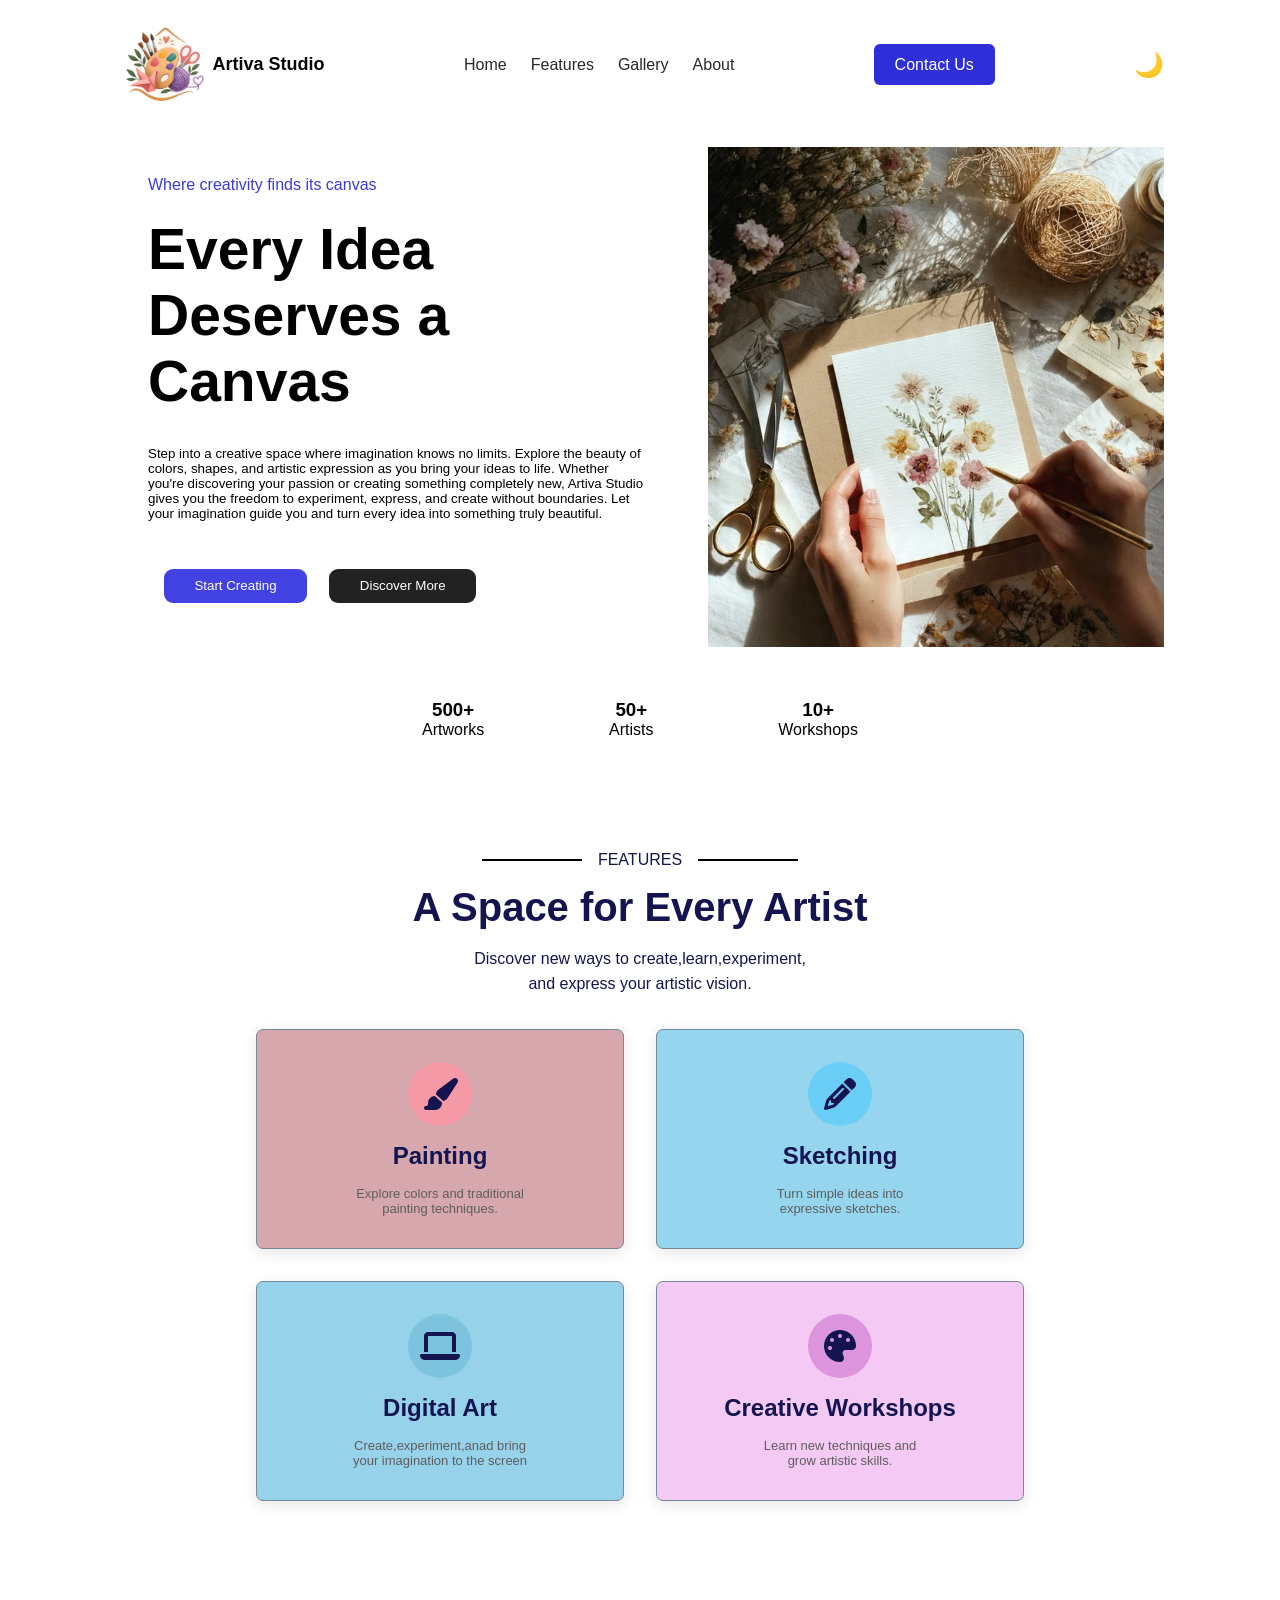
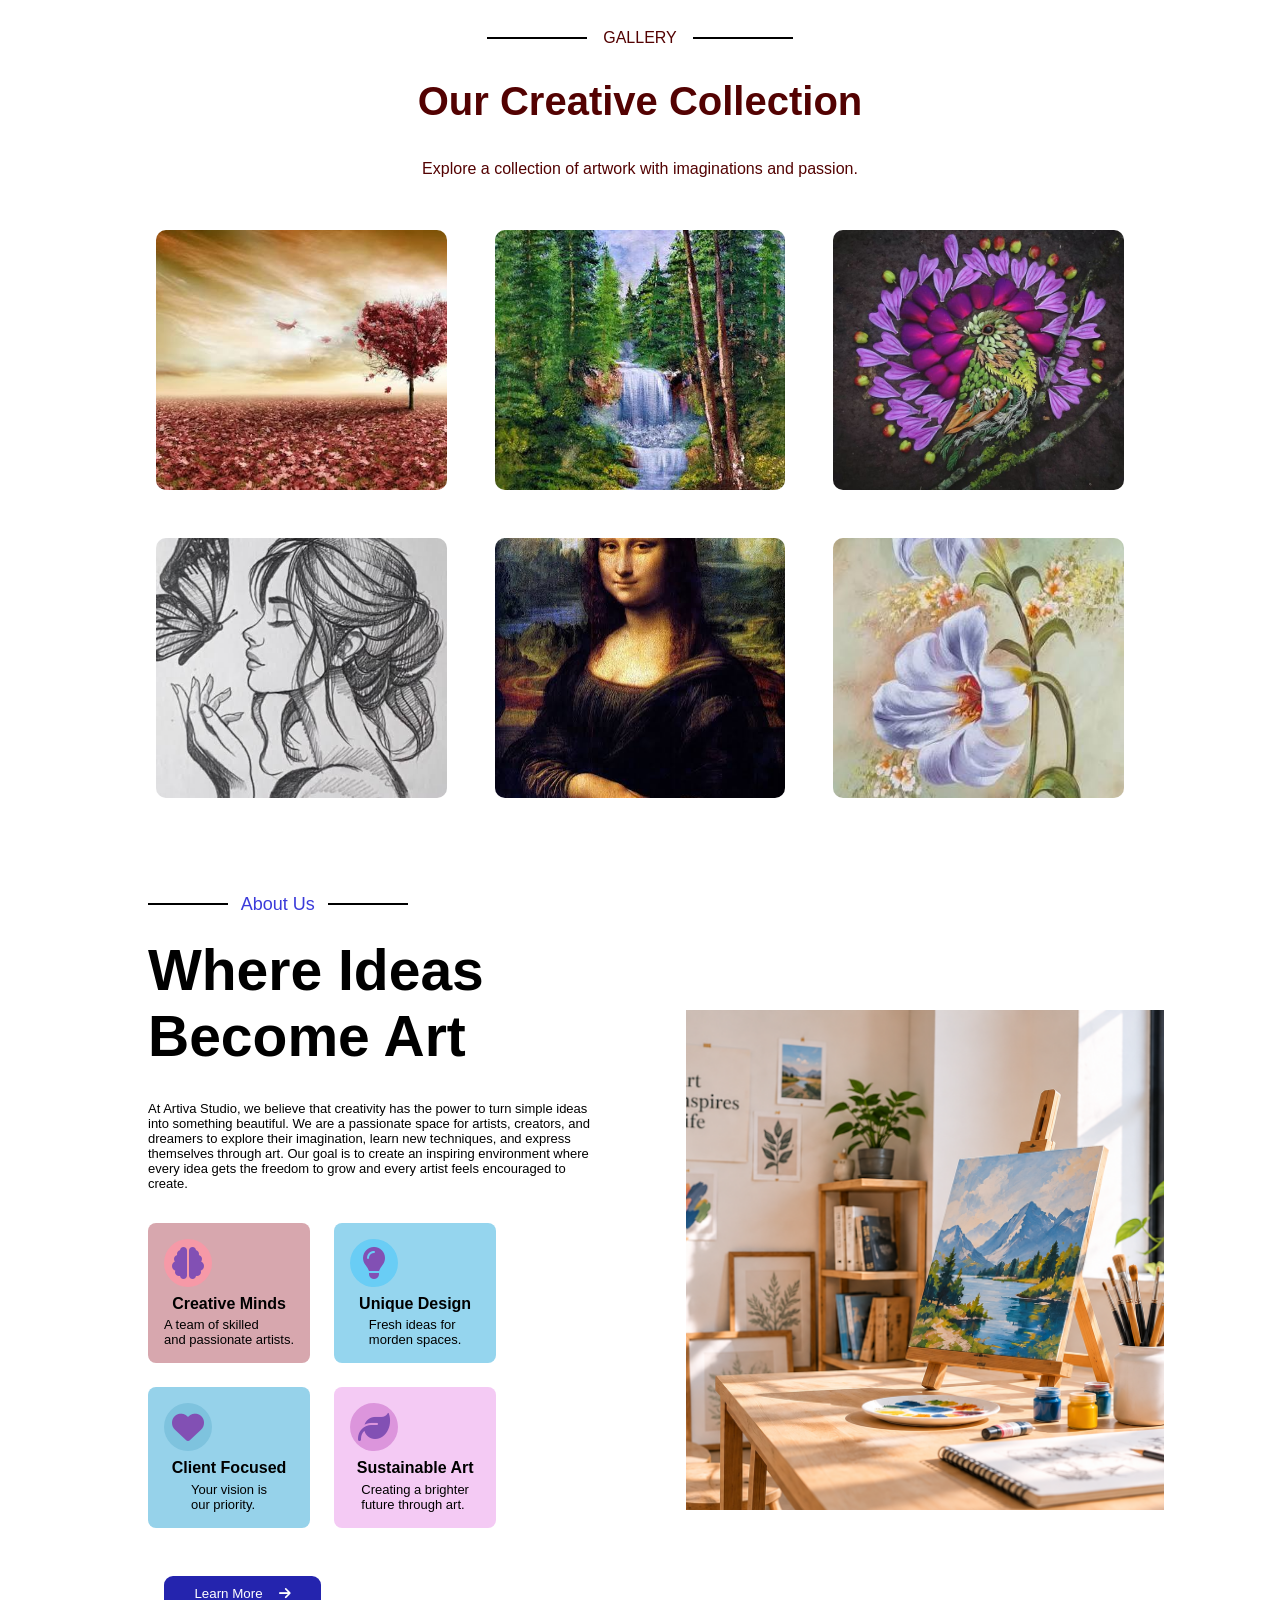
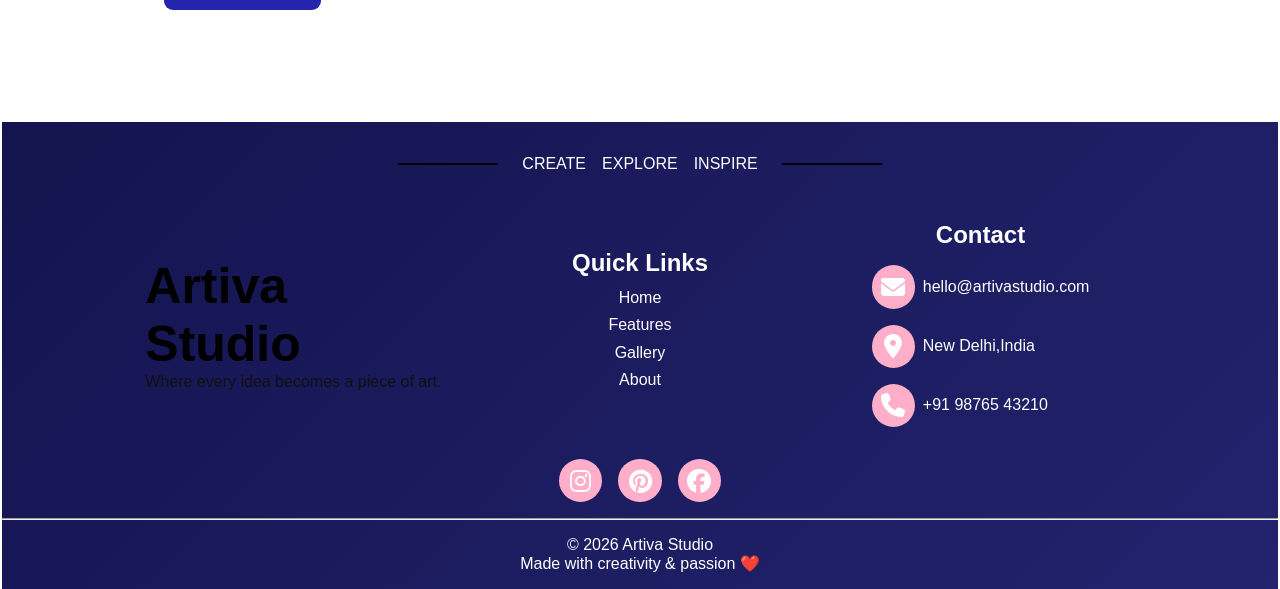
<file: index.html>
<!doctype html>
<html lang="en">
  <head>
    <meta charset="UTF-8" />
    <meta name="viewport" content="width=device-width, initial-scale=1.0" />
    <title>one</title>
    <link
      rel="stylesheet"
      href="https://cdnjs.cloudflare.com/ajax/libs/font-awesome/6.7.2/css/all.min.css"
    />
    <link rel="stylesheet" href="first.css" />
    <link rel="preconnect" href="https://rsms.me/" />

    <link rel="stylesheet" href="https://rsms.me/inter/inter.css" />
  </head>
  <body>
      <div class="header">
      <header class="header_content">
        <a href="#" class="logo">
          <img src="logo.png" alt="logo" class="img" />
          <span class="logo-text">Artiva Studio</span>
        </a>
        <nav class="nav">
          <a href="#Home" class="nav-link">Home</a>
          <a href="#Features" class="nav-link">Features</a>
          <a href="#Gallery" class="nav-link">Gallery</a>
          <a href="#About" class="nav-link">About</a>
        </nav>
        <button class="contact">
          <a href="contact.html">Contact Us</a>
        </button>
        <button class="menu">
          <img src="menu.png" class="menu-icon" />
        </button>
        <button id="theme">🌙</button>
      </header>
    </div>
    <div class="main">
      <section class="main-content" id="Home">
        <div class="content-left">
          <p class="upper">Where creativity finds its canvas</p>
          <h1 class="heading-content">Every Idea Deserves a Canvas</h1>
          <p class="description">
            Step into a creative space where imagination knows no limits.
            Explore the beauty of colors, shapes, and artistic expression as you
            bring your ideas to life. Whether you're discovering your passion or
            creating something completely new, Artiva Studio gives you the
            freedom to experiment, express, and create without boundaries. Let
            your imagination guide you and turn every idea into something truly
            beautiful.
          </p>
          <div class="button">
            <button class="one"><a href="#start">Start Creating</a></button>
            <button class="two"><a href="#Features">Discover More</a></button>
          </div>
        </div>
        <div class="right-content">
          <img src="Art and craft.jpg" alt="" class="img" />
        </div>
      </section>
    </div>
    <div class="stats">
      <div class="stat">
        <h3>500+</h3>
        <p>Artworks</p>
      </div>
      <div class="stat">
        <h3>50+</h3>
        <p>Artists</p>
      </div>
      <div class="stat">
        <h3>10+</h3>
        <p>Workshops</p>
      </div>
    </div>
    <div class="Features">
      <section class="features" id="Features">
        <p id="p">FEATURES</p>
        <h1 class="feature-heading">A Space for Every Artist</h1>
        <p class="des">
          Discover new ways to create,learn,experiment, <br />
          and express your artistic vision.
        </p>
        <div class="cards">
          <div class="card">
            <i class="fa-solid fa-paintbrush"></i>
            <h3>Painting</h3>
            <p>
              Explore colors and traditional<br />
              painting techniques.
            </p>
          </div>
          <div class="card">
            <i class="fa-solid fa-pencil-alt"></i>
            <h3>Sketching</h3>
            <p>
              Turn simple ideas into<br />
              expressive sketches.
            </p>
          </div>
          <div class="card">
            <i class="fa-solid fa-laptop"></i>
            <h3>Digital Art</h3>
            <p>
              Create,experiment,anad bring<br />
              your imagination to the screen
            </p>
          </div>
          <div class="card">
            <i class="fa-solid fa-palette"></i>
            <h3>Creative Workshops</h3>
            <p>
              Learn new techniques and<br />
              grow artistic skills.
            </p>
          </div>
        </div>
      </section>
    </div>
    <div class="Gallery">
      <section class="gallery" id="Gallery">
        <p class="pt">GALLERY</p>
        <h1>Our Creative Collection</h1>
        <p class="desc">
          Explore a collection of artwork with imaginations and passion.
        </p>
        <div class="arts">
          <img src="img1.jpg" alt="img" class="image" />
          <img src="img2.jpeg" alt="img" class="image" />
          <img src="img3.jpg" alt="img" class="image" />
          <img src="img4.jpg" alt="img" class="image" />
          <img src="img5.jpg" alt="img" class="image" />
          <img src="img6.jpg" alt="img" class="image" />
        </div>
      </section>
    </div>
    <div class="about" id="About">
      <div class="left">
        <h3 class="ab">About Us</h3>
      <h1>
        Where Ideas <br />
        Become Art
      </h1>
      <p> At
        Artiva Studio, we believe that creativity has the power to turn simple
        ideas into something beautiful. We are a passionate space for artists,
        creators, and dreamers to explore their imagination, learn new
        techniques, and express themselves through art. Our goal is to create an
        inspiring environment where every idea gets the freedom to grow and
        every artist feels encouraged to create.
      </p>
      <div class="high-cont">
      <div class="highlights">
        <i class="fa-solid fa-brain"></i>
        <div class="highlight-text">
            <h3>Creative Minds</h3>
            <p>
              A team of skilled<br />
              and passionate artists.
            </p>
        </div>
      </div>
      <div class="highlights">
        <i class="fa-solid fa-lightbulb"></i>
        <div class="highlight-text">
            <h3>Unique  Design</h3>
            <p>
              Fresh ideas for<br />
              morden spaces.
            </p>
            </div>
      </div>
       <div class="highlights">
        <i class="fa-solid fa-heart"></i>
        <div class="highlight-text">
            <h3>Client Focused</h3>
            <p>
             Your vision is<br />
              our priority.
            </p>
        </div>
      </div>
       <div class="highlights">
        <i class="fa-solid fa-leaf"></i>
        <div class="highlight-text">
            <h3>Sustainable Art</h3>
            <p>
              Creating a brighter<br />
              future through art.
            </p>
        </div>
      </div>
      </div>
      <div class="buttons">
      <button class="learn">
          <a href="#learn">Learn More</a>
          <i class="fa-solid fa-arrow-right"></i>
        </button>
      </div>
      </div>
      <div class="right">
        <img src="right.png" alt="" class="imgg">
      </div>
    </div>
    <div class="footer">
      <div id="up">
        <ol>
          <li>CREATE</li>
          <li>EXPLORE</li>
          <li>INSPIRE</li>
        </ol>
      </div>
        <div class="center">
          <div class="lf">
            <h2 id="artts">Artiva Studio</h2>
            <p id="pr">Where every idea becomes a piece of art.</p>
          </div>
          <div class="mid">
            <h2>Quick Links</h2>
            <ul>
              <li><a href="#Home">Home</a></li>
              <li><a href="#Features">Features</a></li>
              <li><a href="#Gallery">Gallery</a></li>
              <li><a href="#About">About</a></li>
</ul>
          </div>
          <div class="rh">
            <h2>Contact</h2>
            <div class="cont">
              <div class="cont1">
              <i class="fa-solid fa-envelope"></i>
              <p>hello@artivastudio.com</p>
              </div>
              <div class="cont2">
                <i class="fa-solid fa-location-dot"></i>
                <p> New Delhi,India</p>
              </div>
              <div class="cont3">
                <i class="fa-solid fa-phone"></i>
                <p>+91 98765 43210</p>
              </div>
            </div>
          </div>
        </div>
            <div class="icons">
              <i class="fa-brands fa-instagram"></i>
              <i class="fa-brands fa-pinterest"></i>
              <i class="fa-brands fa-facebook"></i>
            </div>
            <hr>
            <div class="last">
              <p id="fst">&copy; 2026 Artiva Studio</p>
              <p id="snd">Made with creativity & passion ❤️</p>
              </div>
        
      
      </div>
       <script src="script.js"></script>
  </body>
</html>
</file>
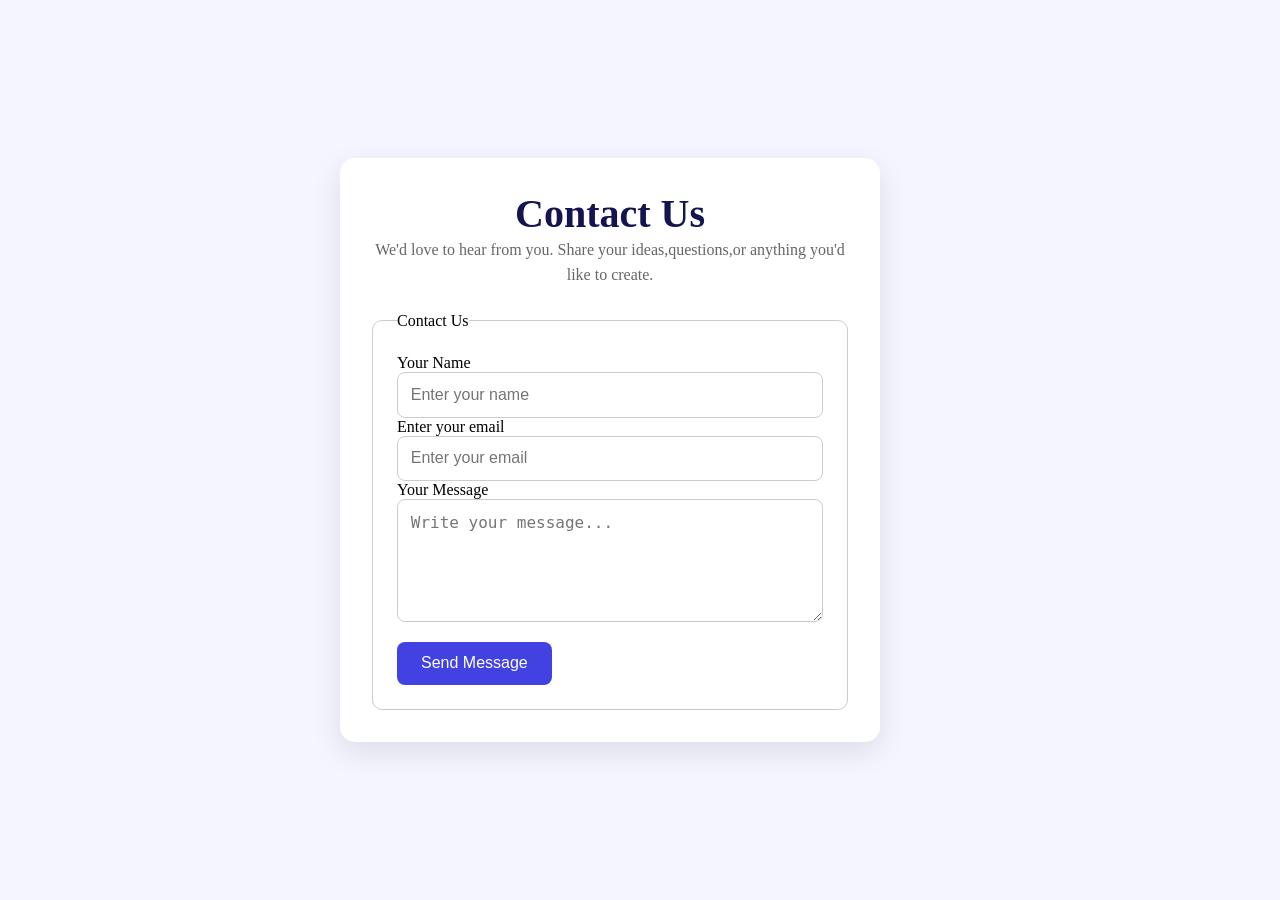
<file: contact.html>
<!DOCTYPE html>
<html lang="en">
<head>
    <meta charset="UTF-8">
    <meta name="viewport" content="width=device-width, initial-scale=1.0">
    <title>Contact Us</title>
    <link rel="stylesheet" href="contact.css">
</head>
<body>
    <section class="contact=section">
        <div class="contact-card">
            <h1>Contact Us</h1>
            <p>We'd love to hear from you.
                Share your ideas,questions,or anything you'd like to create.
            </p>
            <form>
                <div class="form-group">
                    <fieldset>
                        <legend>Contact Us</legend>
                        <label for="name">Your Name</label>
                        <input type="text" name="name" id="name" placeholder="Enter your name">
                        <label for="email">Enter your email</label>
                        <input type="email" name="email" id="email" placeholder="Enter your email">
                        <label for="message">Your Message</label>
                        <textarea name="message" id="message" rows="5" placeholder="Write your message..."></textarea>
                        <button type="submit">Send Message</button>
                    </fieldset>
                </div>
            </form>
        </div>
    </section>
    <script src="script.js"></script>
</body>
</html>
</file>
<file: first.css>
*{
    padding:0px;
    margin:0px;
    text-decoration: none;
    box-sizing: border-box;
}
:root {
  font-family: Inter, sans-serif;
  font-feature-settings: 'liga' 1, 'calt' 1; /* fix for Chrome */
}
@supports (font-variation-settings: normal) {
  :root { font-family: InterVariable, sans-serif; }
}
 body{
  height:100vh;
  padding:0.1rem;
  text-align: center;
  
}
.header_content{
  max-width: 1080px;
  display:flex;
  justify-content: space-between;
  margin:0 auto;
  align-items: center;
  padding:1rem;
}
.logo{
  display: flex;
  align-items: center;
  gap:0.1rem;
  
}
.logo img{
  height: 5.873rem;
  width:5.938rem;

}
.logo span{
  font-size: large;
  font-weight: bolder;
  color: rgb(5, 4, 4);
  text-decoration: none;
  text-align: center;
  
}
 .nav{
  display:none;
  gap:1.5rem;
  }
  @media screen and (min-width:800px) {
    .nav{
      display:flex;
    }
    
  }
  .nav-link{
   color: rgb(41, 40, 40);
   font-size:1rem;
   font-weight: 400;
   transition:color 0.1s;
  }
  .nav-link:hover{
    color:rgb(1, 1, 183)
  }
  .contact{
    display: none;
    border: none;
    border-radius: 0.37rem;
    background-color: rgb(47, 47, 217);
    transition:color 0.1s;
    padding:0.7rem 1.3rem;
    font-size: 1rem;
  }
  @media screen and (min-width:800px) {
    .contact{
      display:block;
    }
  }
  
  .menu{
    display:none;
    border:none;
    border-radius: 0.37rem;
    background-color: white;
    padding:0.7rem 1.1rem;
  }
  @media screen and (max-width:800px) {
    .menu{
      display:block
    }
    .content-left{
      width:100%;
    }
     .right-content{
      width:100%;
     }
  .menu-icon{
    height:1.5rem;
    width:1.5rem;
  }
  .heading-content{
    font-size:40px;
  }
  }
.contact a {
    color: white;
    transition: color 0.1s;
}

.contact:hover {
    color: yellow;
    transform: translateY(-5px) scale(1.05);
  box-shadow: 0 15px 30px rgba(0,0,0,0.2);
}
.main-content{
  width:90%;
 max-width:1080px;
  display: flex;
  flex-direction: row;
  gap:2rem;
  padding:1rem;
  align-items: center;
  justify-content: space-between;
  margin:0 auto;
}
@media screen and (max-width:800px) {
  .main-content{
    width:100%;
    flex-direction: column;
  }
}

.content-left{
  width:55%;
  display:flex;
  flex-direction: column;
  gap:2rem;
  padding:2rem;
  align-items:flex-start;
  text-align: left;
  animation: left-to-right 1s ease-in-out 1 forwards; 

}
@keyframes left-to-right {
  from{
    opacity: 0;
    transform: translateX(-100px);
  }
  to{
     opacity: 1;
     transform: translateX(0);
  }
}
.upper{
  color:rgb(59, 59, 218);
  font-size: medium;
  font-weight: 400;
  
}
.heading-content{
  font-size: 57px;
  font-weight:700;
  color: rgb(0, 0, 0);
  margin-top: -10px;
}
.description{
  font-weight:300;
  font-size: smaller;
}
.right-content {
  width:45%;
  height:500px; 
}
.right-content img:hover{
  transform: translateY(-8px) scale(1.05);
  box-shadow: 0 15px 30px rgba(0,0,0,0.2);

}
.img{
  width:100%;
  height:100%;
  object-fit: cover;
  transition:0.3s;
  
}
.button{
  display:flex;
  gap:1.4rem;
  padding:1rem;
}
.one{
  border:none;
  border-radius: 9px;
  padding:0.6rem 1.9rem;
  background-color: rgb(66, 66, 227);
  text-align: center;
}
.two{
  border:none;
  border-radius: 9px;
  padding:0.6rem 1.9rem;
  background-color:rgb(35, 34, 34);
  text-align: center;
}
.one a,
.two a {
  color:white;
  text-decoration: none;
  transition: 0.5s;
}
.two:hover
{
  transform: translateY(-5px) scale(1.05);
  box-shadow: 0 15px 30px rgba(0,0,0,0.2);
}
.one:hover{
  transform: translateY(-8px) scale(1.05);
  box-shadow: 0 15px 30px rgba(0,0,0,0.2);
}

.stats{
  width:500px;
  margin:0 auto;
  display: flex;
  justify-content: space-between;
  align-items: center;
  gap:2rem;
  padding:2rem;
  text-align: center;
}
  @media screen and (max-width:800px) {
    .stats{
      width:100%;
    }
  }

.Features{
  width:100%;
  margin-top: 3rem;
}
.features{
  gap:1rem;
  padding:2rem;
  display: flex;
  flex-direction: column;
  justify-content: center;
  align-items: center;
  color: rgb(20, 20, 80);
}
.cards{
  width:90%;
  max-width:800px;
  margin:0 auto;
  display:grid;
  grid-template-columns: repeat(2,1fr);
  grid-template-rows: repeat(2,1fr);
  padding:1rem;
  justify-content: space-between;
  align-items: center;
  gap:2rem;   
}
 @media screen and (max-width:800px) {
    .cards{
      width:100%;
      grid-template-columns: 1fr;
      padding:1rem;
    }
    .card{
      width:100%;
    }
  }

  #p{
  display: flex;
  align-items: center;
  color: rgb(20, 20, 80);
  gap:1rem;

}
  #p::before,
   #p::after{
  content:"";
  height: 2px;
  width: 100px;
  background-color: black;
}
.card{
  border:1px solid lightslategray;
  border-radius: 7px;
  display: flex;
  flex-direction: column;
  gap: 1rem;
  padding: 2rem;
  box-shadow: 0 4px 15px rgba(0,0,0,0.1);
   transition:0.3s ease ;
}
.features h1{
  font-size: 40px;
  font-weight:bolder;
}
.des{
  font-weight:300;
  font-size: medium;
  line-height: 1.6;
}
.card i{
  display:flex;
  justify-content: center;
  align-items: center;
  margin:0 auto;
  height:4rem;
  width:4rem;
  border: none;
  border-radius: 50%;

}
.fa-paintbrush {
  font-size: 2rem;
  background-color: rgb(246, 153, 167);
}
.fa-pencil-alt {
  font-size: 2rem;
  background-color:rgb(105, 205, 245) ;
}
.fa-laptop {
  font-size: 2rem;
   background-color:rgb(126, 195, 222) ;
}
.fa-palette {
  font-size: 2rem;
  background-color:rgb(220, 149, 220);
}
.card:nth-child(1) {
  background-color:rgb(215, 167, 174);
}

.card:nth-child(2) {
  background-color:rgb(149, 213, 238);
}

.card:nth-child(3) {
  background-color:rgb(150, 210, 234);
}

.card:nth-child(4) {
  background-color:rgb(244, 202, 244) ;
}
.card h3{
  font-size: x-large;
  font-weight: bolder;
}
.card p{
  font-size: small;
  color: rgb(95, 93, 93);
}
.card:hover{
  transform: translateY(-8px) scale(1.05);
  box-shadow: 0 15px 30px rgba(0,0,0,0.2);

}
.Gallery{
  width:100%;
  margin-top: 3rem;
}
.gallery{
  display: flex;
  flex-direction: column;
  gap:2rem;
  padding:2rem;
  justify-content: center;
  align-items: center;
  color: rgb(83, 2, 2);
}
.arts{
  display: grid;
  grid-template-rows: repeat(2,1fr);
  grid-template-columns: repeat(3,1fr);
  gap:3rem;
  padding:1rem;
  justify-content: space-between;
  margin:0 auto;
  width:90%;
   max-width:1000px;
  }
@media screen and (max-width:800px) {
  .arts{
    grid-template-columns:repeat(2,1fr);
    grid-template-rows: repeat(3,1fr);
    width: 100%;
  }
  .image{
    width:100%;
    height:200px;
  }
  
}
.image{
  width:100%;
  height: 260px;
  transition:0.3s ease ;
  object-fit: cover;
  border-radius:10px ;
}
.pt{
  display: flex;
  align-items: center;
  gap:1rem;
}
 .pt::before,
 .pt::after{
  content:"";
  height: 2px;
  width: 100px;
  background-color: black;
  }
  .gallery h1{
  font-size: 40px;
  font-weight:bolder;
}
.desc{
  font-weight:300;
  font-size: medium;
  line-height: 1.6;
}
.image:hover{
  transform: translateY(-8px) scale(1.05);
  box-shadow: 0 15px 30px rgba(0,0,0,0.2);
}
.about{
  width:90%;
   max-width:1080px;
  display: flex;
  flex-direction: row;
  gap:3rem;
  padding:1rem;
  align-items: center;
  justify-content: space-between;
  margin:0 auto;
 
}
.left{
  width:52%;
  display:flex;
  flex-direction: column;
  gap:2rem;
  padding:2rem;
  align-items:flex-start;
  text-align: left;
  animation: left-to-right 1s ease-in-out 1 forwards; 

}
.ab{
  color:rgb(59, 59, 218);
  font-size: large;
  font-weight: 400;
  display: flex;
  align-items: center;
  gap:0.8rem;
}
.ab::before,
 .ab::after{
  content:"";
  display: inline-block;
  height: 2px;
  width: 80px;
  background-color: black;
  }

.right {
  width:48%;
  height:500px; 
}
.imgg:hover{
  transform: translateY(-8px) scale(1.05);
  box-shadow: 0 15px 30px rgba(0,0,0,0.2);

}
.imgg{
  width:100%;
  height:100%;
  object-fit: cover;
  transition:0.3s;
  
}
.buttons{
  display:flex;
  gap:1.4rem;
  padding:1rem;


}
.learn{
  border:none;
  border-radius: 9px;
  padding:0.6rem 1.9rem;
  background-color: rgb(36, 36, 174);
  text-align: center;
  display: flex;
  align-items: center;
  gap:1rem;
  
}
.learn a,
.learn i
{
  color:white;
 
}
.highlights{
  width:100%;
  min-height:130px;
  padding:1rem;
  border-radius:8px;
  display:flex;
  flex-direction:column;
  gap:0.5rem;
}
.high-cont{
  display: grid;
  grid-template-columns: repeat(2,1fr);
  gap:1.5rem;
}
.highlights i{
  color: rgb(130, 80, 180);
  display:flex;
  justify-content: center;
  align-items: center;
  height:3rem;
  width:3rem;
  border: none;
  border-radius: 50%;
}
.fa-brain {
  font-size: 2rem;
  background-color: rgb(246, 153, 167);
}
.fa-lightbulb {
  font-size: 2rem;
  background-color:rgb(105, 205, 245) ;
}
.fa-heart {
  font-size: 2rem;
   background-color:rgb(126, 195, 222) ;
}
.fa-leaf {
  font-size: 2rem;
  background-color:rgb(220, 149, 220);
}
.highlights:nth-child(1) {
  background-color:rgb(215, 167, 174);
}

.highlights:nth-child(2) {
  background-color:rgb(149, 213, 238);
}

.highlights:nth-child(3) {
  background-color:rgb(150, 210, 234);
}

.highlights:nth-child(4) {
  background-color:rgb(244, 202, 244) ;
}
.left h1{
  font-size: 57px;
  font-weight:700;
  color: rgb(0, 0, 0);
  margin-top: -10px;
}
.left p{
  font-weight:300;
  font-size: small;
}
.buttons:hover{
  transform: translateY(-8px) scale(1.05);
  box-shadow: 0 15px 30px rgba(0,0,0,0.2);
}
.highlight-text {
  display: flex;
  flex-direction: column;
  justify-content: center;
  align-items: center;
  gap:0.3rem;
}
.highlight-text h3{
  font-size: medium;
}
@media screen and (max-width:800px) {
  .about{
    width:100%;
    flex-direction: column;
  }

  .about .left{
    width:100%;
  }

  .about .right{
    width:100%;
  }

  .high-cont{
    grid-template-columns:1fr;
    width:100%;
  }

  .highlights{
    width:100%;
  }

}
@media screen and (max-width:800px) {

  .header_content {
    width:100%;
  }

  .main-content {
    width:100%;
    flex-direction:column;
  }

  .content-left {
    width:100%;
    padding:1rem;
  }

  .right-content {
    width:100%;
    height:350px;
  }

  .heading-content {
    font-size:40px;
  }

  .stats {
    width:100%;
    gap:1rem;
  }

  .cards {
    width:100%;
    grid-template-columns:1fr;
  }

  .arts {
    width:100%;
    grid-template-columns:1fr;
  }

  .about {
    width:100%;
    flex-direction:column;
  }

  .about .left,
  .about .right {
    width:100%;
  }

  .high-cont {
    grid-template-columns:1fr;
    width:100%;
  }

  .highlights {
    width:100%;
  }
}
.center{
  width:80%;
  display: flex;
  justify-content: space-between;
  align-items: center;
  padding: 1rem;
  gap:2rem;
  margin:0 auto;


}
.lf {
  flex: 1;
  text-align: left;
  gap:1rem;
}

.mid {
  flex: 1;
  text-align: center;
}

.rh {
  flex: 1;
  display: flex;
  flex-direction: column;
  gap:1rem;
  text-align: center;
  align-items: center;
}

.cont1,
.cont2,
.cont3{
  display: flex;
  justify-content: center;
  align-items: center;
  gap:0.5rem;
  justify-content: flex-start;
  width:100%;
}

.cont{
  display: flex;
  flex-direction: column;
  gap:1rem;
  align-items: center;
  justify-content: center;

}
.cont i,
.icons i
{
  display: flex;
  justify-content: center;
  align-items: center;
  text-align: center;
  font-size: 1.5rem;
  height:2.7rem;
  width:2.7rem;
  border: none;
  border-radius: 50%;
  background-color: rgb(255, 174, 201);
}
.footer{
  margin-top: 3rem;
  width:100%;
    color: white;
  padding:2rem 0 0;
   background: linear-gradient(
    135deg,
    rgb(20, 20, 80),
    rgb(35, 35, 110)
  );
  
}
.mid ul{
  list-style: none;
  padding: 0;
}

.last{
  color: white;
  text-align: center;
  padding:1rem;
}
.mid a{
  color: white;
  text-decoration: none;
}
.mid a:hover{
  color: rgb(255, 174, 201);
}
.mid li{
  margin-bottom: 0.6rem;
}
.icons{
  display: flex;
  justify-content: center;
  align-items: center;
  gap: 1rem;
  padding:1rem 3rem;
}
#up ol{
  display:flex;
  justify-content: center;
  align-items: center;
  gap:1rem;
  list-style: none;
  padding: 0;
  margin: 0;
}

#up{
  display: flex;
  justify-content: center;
  align-items: center;
  text-align: center;
  gap:1.5rem;
  line-height: 1.2;
  margin-bottom:2rem;

}
#up li{
  margin: 0;
  font-size: 1rem;
}
@media screen and (max-width:800px){

  .center{
    width:100%;
    flex-direction:column;
    align-items:center;
    text-align:center;
  }

  .lf,
  .mid,
  .rh{
    width:100%;
    text-align:center;
  }

}
#up::before,
 #up::after{
  content:"";
  height: 2px;
  width: 100px;
  background-color: rgb(0, 0, 0);
  }
  #artts{
  font-size:50px;
  color: black;
  }
  #pr{
    color:rgb(17, 16, 16)
  }
  .mid h2{
    margin-bottom: 0.7rem;
  }
  .nav.show {
    display: flex;
}
.create{
    position: fixed;
    top: 0;
    left: 0;
    width: 100%;
    height: 100%;
    background: rgba(6, 4, 4, 0.7);
    display: flex;
    justify-content: center;
    align-items: center;
}
.preview {
    width: 90%;
    height: 90%;
    object-fit: contain;
}
.closebtn {
    position: absolute;
    top: 20px;
    right: 30px;
    font-size: 2rem;
    color: white;
    background: transparent;
    border: none;
    cursor: pointer;
}
.closebtn:hover {
    color: rgb(225, 9, 9);
}
#theme {
    cursor: pointer;
    border: none;
    background: transparent;
    font-size: 1.5rem;
}
body.dark-mode {
    background: black;
    color: white;
}
body.dark-mode h1,
body.dark-mode h2,
body.dark-mode h3,
body.dark-mode p {
    color: white;
}
body.dark-mode .nav-link {
    color: white;
}
body.dark-mode #theme {
    color: white;
}
body.dark-mode #theme:hover {
    color: rgb(255, 174, 201);
}
</file>
<file: contact.css>
*{
    padding:0;
    margin:0;
    box-sizing: border-box;
}
body{
  min-height: 100vh;
  display: flex;
  flex-direction: column;
  justify-content: center;
  align-items: center;
   background: #f5f5ff;
}
.contact-card{
    width: 90%;
    max-width: 600px;
    padding: 2rem;
    background: white;
    border-radius: 15px;
    box-shadow: 0 10px 30px rgba(0,0,0,0.1);
}
fieldset {
    border: 1px solid #ccc;
    border-radius: 10px;
    padding: 1.5rem;
}
.contact-card h1 {
    text-align: center;
    font-size: 2.5rem;
    color: rgb(20, 20, 80);
    display: flex;
    flex-direction: column;
    gap: 0.7rem;
}

.contact-card p {
    text-align: center;
    line-height: 1.6;
    color: #666;
    margin-bottom: 1.5rem;
}

.form-group {
    width: 100%;
}
input,
textarea {
    width: 100%;
    padding: 0.8rem;
    border: 1px solid #ccc;
    border-radius: 8px;
    font-size: 1rem;
    box-sizing: border-box;
}

textarea {
    resize: vertical;
}
button {
    margin-top: 1rem;
    padding: 0.8rem 1.5rem;
    border: none;
    border-radius: 8px;
    background: rgb(66, 66, 227);
    color: white;
    font-size: 1rem;
    cursor: pointer;
    transition: 0.3s;
}

button:hover {
    background: rgb(255, 174, 201);
    transform: translateY(-3px);
}
</file>
